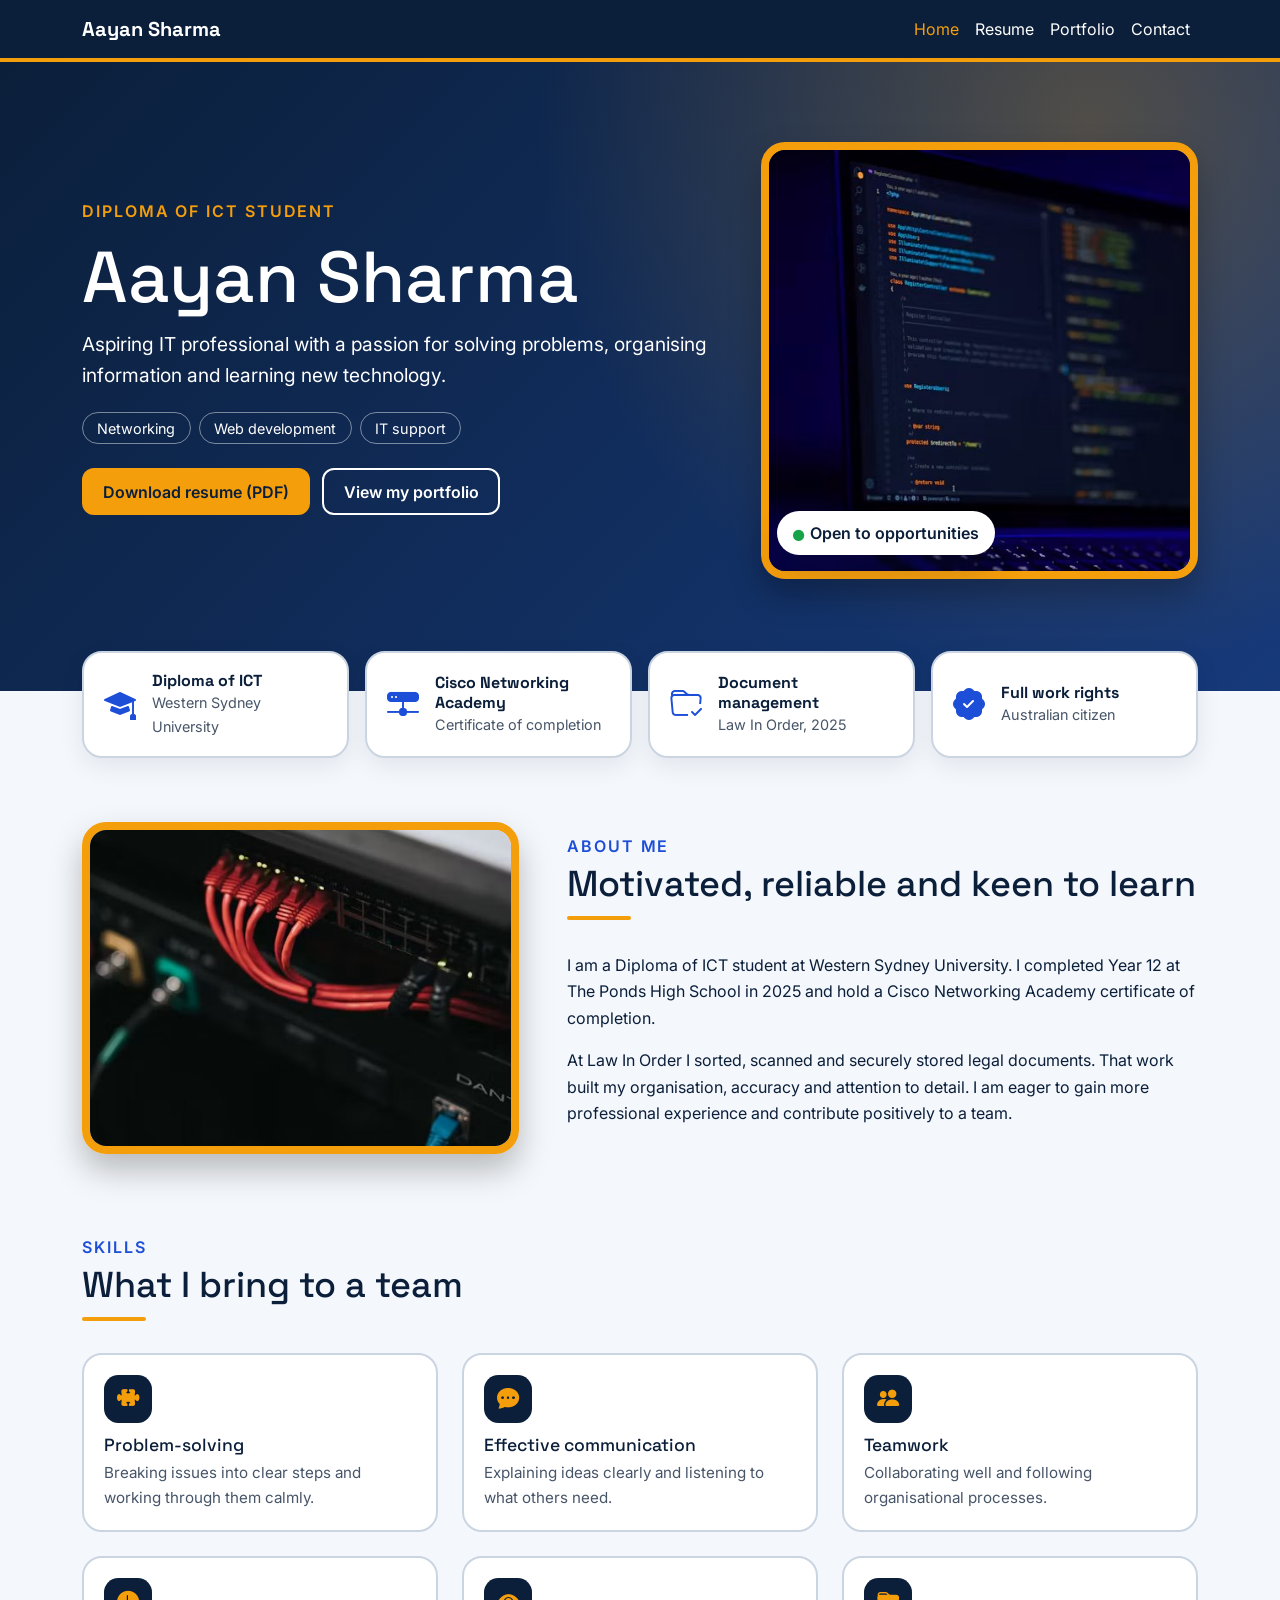
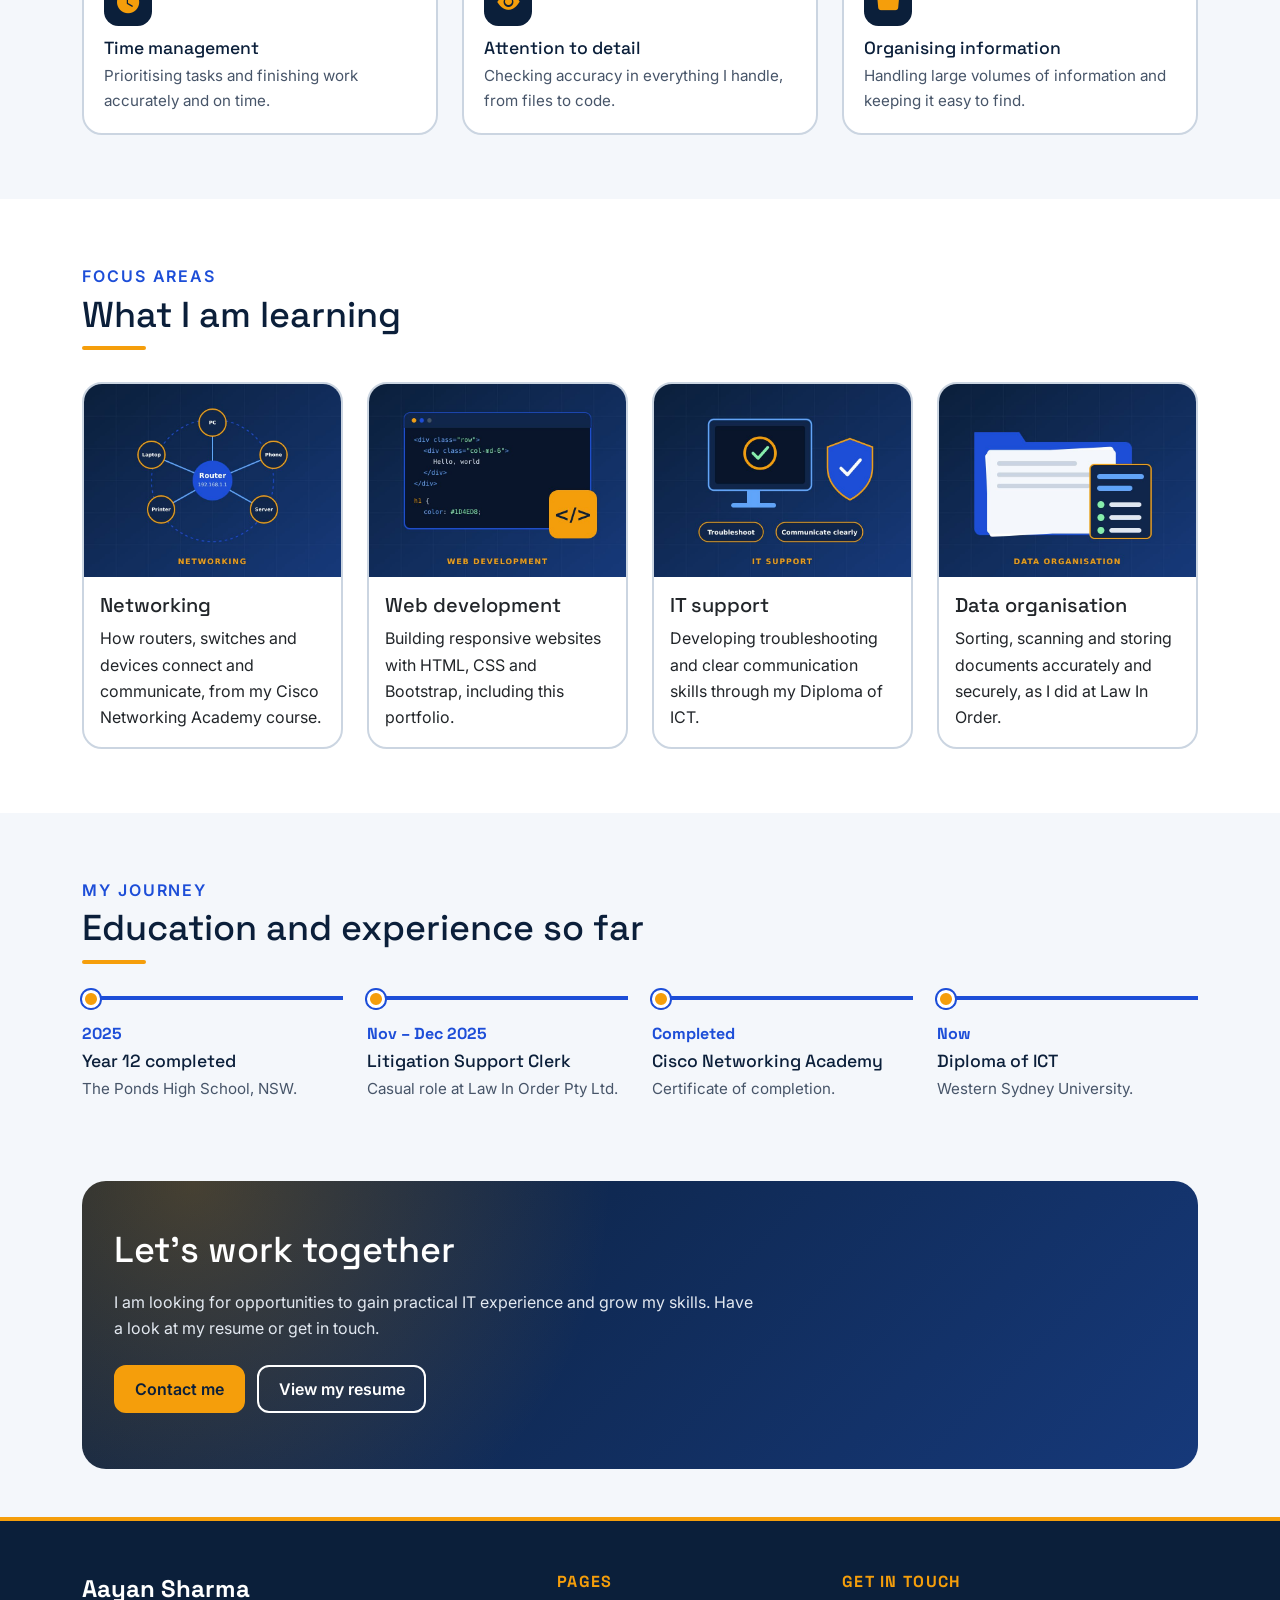
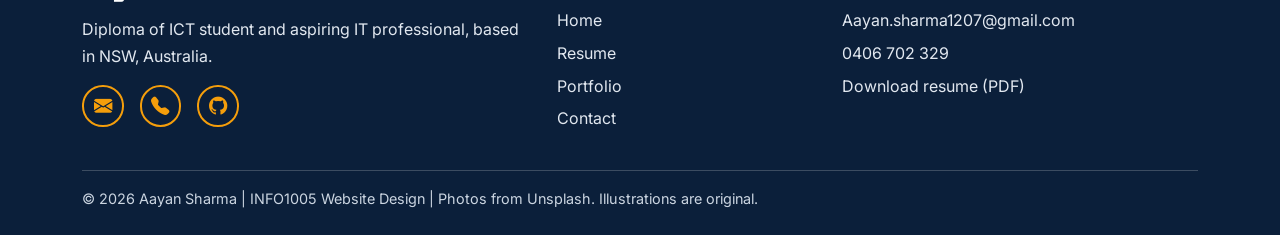
<file: index.html>
<!DOCTYPE html>
<!-- Aayan Sharma portfolio - INFO1005 Assessment 3 - Home page -->
<!-- Framework: Bootstrap 5.3 | Fonts: Space Grotesk (headings), Inter (body) -->
<html lang="en">
<head>
  <meta charset="utf-8">
  <meta name="viewport" content="width=device-width, initial-scale=1">
  <meta name="description" content="Aayan Sharma - Diploma of ICT student and aspiring IT professional. Resume, portfolio and contact details.">
  <meta name="author" content="Aayan Sharma">

  <!-- Google Fonts: Space Grotesk for headings, Inter for body text -->
  <link rel="preconnect" href="https://fonts.googleapis.com">
  <link rel="preconnect" href="https://fonts.gstatic.com" crossorigin>
  <link href="https://fonts.googleapis.com/css2?family=Inter:wght@400;600&family=Space+Grotesk:wght@500;700&display=swap" rel="stylesheet">

  <!-- Favicons -->
  <link rel="apple-touch-icon" sizes="180x180" href="favicon/apple-touch-icon.png">
  <link rel="icon" type="image/png" sizes="32x32" href="favicon/favicon-32x32.png">
  <link rel="icon" type="image/png" sizes="16x16" href="favicon/favicon-16x16.png">
  <link rel="shortcut icon" href="favicon/favicon.ico">
  <link rel="manifest" href="favicon/site.webmanifest">

  <!-- Bootstrap 5.3 -->
  <link href="https://cdn.jsdelivr.net/npm/bootstrap@5.3.8/dist/css/bootstrap.min.css" rel="stylesheet">

  <!-- Bootstrap Icons (social, contact and feature icons) -->
  <link href="https://cdn.jsdelivr.net/npm/bootstrap-icons@1.11.3/font/bootstrap-icons.min.css" rel="stylesheet">

  <!-- Custom CSS comes AFTER Bootstrap so it can override it -->
  <link href="css/custom.css" rel="stylesheet">

  <title>Aayan Sharma | Aspiring IT Professional</title>
</head>

<body>

  <!-- ===== NAVIGATION (same on every page) ===== -->
  <nav id="mainNav" class="navbar navbar-expand-lg sticky-top" aria-label="Main navigation">
    <div class="container">
      <a class="navbar-brand" href="index.html">Aayan Sharma</a>

      <button class="navbar-toggler" type="button"
              data-bs-toggle="collapse"
              data-bs-target="#portfolioNavbar"
              aria-controls="portfolioNavbar"
              aria-expanded="false"
              aria-label="Toggle navigation">
        <span class="navbar-toggler-icon"></span>
      </button>

      <div class="collapse navbar-collapse" id="portfolioNavbar">
        <ul class="navbar-nav ms-auto">
          <li class="nav-item"><a class="nav-link active" href="index.html" aria-current="page">Home</a></li>
          <li class="nav-item"><a class="nav-link" href="resume.html">Resume</a></li>
          <li class="nav-item"><a class="nav-link" href="portfolio.html">Portfolio</a></li>
          <li class="nav-item"><a class="nav-link" href="contact.html">Contact</a></li>
        </ul>
      </div>
    </div>
  </nav>

  <!-- ===== HERO: name, short intro, tags and call-to-action buttons ===== -->
  <header id="top" class="hero">
    <div class="container">
      <div class="row align-items-center g-5">
        <div class="col-12 col-lg-7">
          <p class="eyebrow">Diploma of ICT student</p>
          <h1>Aayan Sharma</h1>
          <p class="lead-intro">Aspiring IT professional with a passion for solving problems, organising information and learning new technology.</p>
          <ul class="hero-tags list-unstyled">
            <li>Networking</li>
            <li>Web development</li>
            <li>IT support</li>
          </ul>
          <a class="btn custom-btn me-2 mb-2" href="pdf/aayan-sharma-resume.pdf" target="_blank" rel="noopener">Download resume (PDF)</a>
          <a class="btn custom-btn-secondary mb-2" href="portfolio.html">View my portfolio</a>
        </div>

        <div class="col-12 col-lg-5">
          <div class="hero-figure">
            <!-- Image: img/hero-it-workspace.jpg (Unsplash, square, 500 x 500) -->
            <img class="img-fluid hero-portrait" src="img/hero-it-workspace.jpg" width="500" height="500" alt="Laptop screen showing code in a dark editor">
            <p class="hero-badge mb-0"><i class="bi bi-circle-fill" aria-hidden="true"></i>Open to opportunities</p>
          </div>
        </div>
      </div>
    </div>
  </header>

  <!-- ===== MAIN CONTENT ===== -->
  <main>

    <!-- Highlights strip: four quick facts, overlapping the hero -->
    <section class="feature-strip" aria-label="Highlights">
      <div class="container">
        <div class="row g-3">
          <div class="col-12 col-sm-6 col-lg-3">
            <div class="feature-card">
              <i class="bi bi-mortarboard-fill" aria-hidden="true"></i>
              <div><strong>Diploma of ICT</strong><span>Western Sydney University</span></div>
            </div>
          </div>
          <div class="col-12 col-sm-6 col-lg-3">
            <div class="feature-card">
              <i class="bi bi-hdd-network-fill" aria-hidden="true"></i>
              <div><strong>Cisco Networking Academy</strong><span>Certificate of completion</span></div>
            </div>
          </div>
          <div class="col-12 col-sm-6 col-lg-3">
            <div class="feature-card">
              <i class="bi bi-folder-check" aria-hidden="true"></i>
              <div><strong>Document management</strong><span>Law In Order, 2025</span></div>
            </div>
          </div>
          <div class="col-12 col-sm-6 col-lg-3">
            <div class="feature-card">
              <i class="bi bi-patch-check-fill" aria-hidden="true"></i>
              <div><strong>Full work rights</strong><span>Australian citizen</span></div>
            </div>
          </div>
        </div>
      </div>
    </section>

    <!-- About me: photo and summary -->
    <section id="about" class="section">
      <div class="container">
        <div class="row align-items-center g-5">
          <div class="col-12 col-lg-5 reveal">
            <!-- Image: img/about-networking.jpg (Unsplash, 500 x 375) -->
            <img class="img-fluid profile-img" src="img/about-networking.jpg" width="500" height="375" alt="Red network patch cables plugged into a rack switch">
          </div>
          <div class="col-12 col-lg-7 reveal">
            <div class="section-heading">
              <p class="section-label">About me</p>
              <h2>Motivated, reliable and keen to learn</h2>
            </div>
            <p>I am a Diploma of ICT student at Western Sydney University. I completed Year 12 at The Ponds High School in 2025 and hold a Cisco Networking Academy certificate of completion.</p>
            <p>At Law In Order I sorted, scanned and securely stored legal documents. That work built my organisation, accuracy and attention to detail. I am eager to gain more professional experience and contribute positively to a team.</p>
          </div>
        </div>
      </div>
    </section>

    <!-- Skills: icon tiles -->
    <section id="skills" class="section">
      <div class="container">
        <div class="section-heading reveal">
          <p class="section-label">Skills</p>
          <h2>What I bring to a team</h2>
        </div>
        <div class="row row-cols-1 row-cols-sm-2 row-cols-lg-3 g-4">
          <div class="col reveal">
            <div class="skill-tile">
              <i class="bi bi-puzzle-fill" aria-hidden="true"></i>
              <h3>Problem-solving</h3>
              <p>Breaking issues into clear steps and working through them calmly.</p>
            </div>
          </div>
          <div class="col reveal">
            <div class="skill-tile">
              <i class="bi bi-chat-dots-fill" aria-hidden="true"></i>
              <h3>Effective communication</h3>
              <p>Explaining ideas clearly and listening to what others need.</p>
            </div>
          </div>
          <div class="col reveal">
            <div class="skill-tile">
              <i class="bi bi-people-fill" aria-hidden="true"></i>
              <h3>Teamwork</h3>
              <p>Collaborating well and following organisational processes.</p>
            </div>
          </div>
          <div class="col reveal">
            <div class="skill-tile">
              <i class="bi bi-clock-fill" aria-hidden="true"></i>
              <h3>Time management</h3>
              <p>Prioritising tasks and finishing work accurately and on time.</p>
            </div>
          </div>
          <div class="col reveal">
            <div class="skill-tile">
              <i class="bi bi-eye-fill" aria-hidden="true"></i>
              <h3>Attention to detail</h3>
              <p>Checking accuracy in everything I handle, from files to code.</p>
            </div>
          </div>
          <div class="col reveal">
            <div class="skill-tile">
              <i class="bi bi-folder-fill" aria-hidden="true"></i>
              <h3>Organising information</h3>
              <p>Handling large volumes of information and keeping it easy to find.</p>
            </div>
          </div>
        </div>
      </div>
    </section>

    <!-- Focus areas: image cards -->
    <section id="focus" class="section-alt">
      <div class="container">
        <div class="section-heading reveal">
          <p class="section-label">Focus areas</p>
          <h2>What I am learning</h2>
        </div>
        <div class="row row-cols-1 row-cols-md-2 row-cols-xl-4 g-4">
          <div class="col reveal">
            <div class="card h-100 portfolio-card">
              <img src="img/focus-networking.jpg" class="card-img-top" width="800" height="600" alt="Diagram of a router connected to a PC, laptop, printer, phone and server">
              <div class="card-body">
                <h3 class="card-title">Networking</h3>
                <p class="card-text">How routers, switches and devices connect and communicate, from my Cisco Networking Academy course.</p>
              </div>
            </div>
          </div>
          <div class="col reveal">
            <div class="card h-100 portfolio-card">
              <img src="img/focus-web-development.jpg" class="card-img-top" width="800" height="600" alt="Code editor showing HTML and CSS with a code symbol badge">
              <div class="card-body">
                <h3 class="card-title">Web development</h3>
                <p class="card-text">Building responsive websites with HTML, CSS and Bootstrap, including this portfolio.</p>
              </div>
            </div>
          </div>
          <div class="col reveal">
            <div class="card h-100 portfolio-card">
              <img src="img/focus-it-support.jpg" class="card-img-top" width="800" height="600" alt="Computer monitor with a tick and a security shield">
              <div class="card-body">
                <h3 class="card-title">IT support</h3>
                <p class="card-text">Developing troubleshooting and clear communication skills through my Diploma of ICT.</p>
              </div>
            </div>
          </div>
          <div class="col reveal">
            <div class="card h-100 portfolio-card">
              <img src="img/focus-data-organisation.jpg" class="card-img-top" width="800" height="600" alt="Folder containing documents with a checklist card">
              <div class="card-body">
                <h3 class="card-title">Data organisation</h3>
                <p class="card-text">Sorting, scanning and storing documents accurately and securely, as I did at Law In Order.</p>
              </div>
            </div>
          </div>
        </div>
      </div>
    </section>

    <!-- Journey: timeline -->
    <section id="journey" class="section">
      <div class="container">
        <div class="section-heading reveal">
          <p class="section-label">My journey</p>
          <h2>Education and experience so far</h2>
        </div>
        <ol class="journey reveal">
          <li>
            <span class="when">2025</span>
            <h3>Year 12 completed</h3>
            <p>The Ponds High School, NSW.</p>
          </li>
          <li>
            <span class="when">Nov – Dec 2025</span>
            <h3>Litigation Support Clerk</h3>
            <p>Casual role at Law In Order Pty Ltd.</p>
          </li>
          <li>
            <span class="when">Completed</span>
            <h3>Cisco Networking Academy</h3>
            <p>Certificate of completion.</p>
          </li>
          <li>
            <span class="when">Now</span>
            <h3>Diploma of ICT</h3>
            <p>Western Sydney University.</p>
          </li>
        </ol>
      </div>
    </section>

    <!-- Call to action -->
    <section id="connect" class="section pb-5">
      <div class="container">
        <div class="cta-banner reveal">
          <h2>Let's work together</h2>
          <p>I am looking for opportunities to gain practical IT experience and grow my skills. Have a look at my resume or get in touch.</p>
          <a class="btn custom-btn me-2 mb-2" href="contact.html">Contact me</a>
          <a class="btn custom-btn-secondary mb-2" href="resume.html">View my resume</a>
        </div>
      </div>
    </section>

  </main>

  <!-- ===== BACK TO TOP BUTTON ===== -->
  <button type="button" id="backToTop" class="back-to-top" aria-label="Back to top"><i class="bi bi-arrow-up" aria-hidden="true"></i></button>

  <!-- ===== FOOTER (same on every page) ===== -->
  <footer class="site-footer">
    <div class="container">
      <div class="row g-4">
        <div class="col-12 col-md-5">
          <p class="footer-brand">Aayan Sharma</p>
          <p>Diploma of ICT student and aspiring IT professional, based in NSW, Australia.</p>
          <ul class="social-links list-unstyled d-flex gap-3 mb-0">
            <li><a href="mailto:Aayan.sharma1207@gmail.com" aria-label="Email Aayan"><i class="bi bi-envelope-fill"></i></a></li>
            <li><a href="tel:0406702329" aria-label="Call Aayan"><i class="bi bi-telephone-fill"></i></a></li>
            <li><a href="https://github.com/aayanz675" target="_blank" rel="noopener" aria-label="Aayan on GitHub"><i class="bi bi-github"></i></a></li>
          </ul>
        </div>
        <div class="col-6 col-md-3">
          <p class="footer-title">Pages</p>
          <ul class="footer-links">
            <li><a href="index.html">Home</a></li>
            <li><a href="resume.html">Resume</a></li>
            <li><a href="portfolio.html">Portfolio</a></li>
            <li><a href="contact.html">Contact</a></li>
          </ul>
        </div>
        <div class="col-6 col-md-4">
          <p class="footer-title">Get in touch</p>
          <ul class="footer-links">
            <li><a href="mailto:Aayan.sharma1207@gmail.com">Aayan.sharma1207@gmail.com</a></li>
            <li><a href="tel:0406702329">0406 702 329</a></li>
            <li><a href="pdf/aayan-sharma-resume.pdf" download>Download resume (PDF)</a></li>
          </ul>
        </div>
      </div>
      <p class="footer-note">&copy; 2026 Aayan Sharma | INFO1005 Website Design | Photos from Unsplash. Illustrations are original.</p>
    </div>
  </footer>

  <!-- Bootstrap JavaScript powers the navbar toggle -->
  <script src="https://cdn.jsdelivr.net/npm/bootstrap@5.3.8/dist/js/bootstrap.bundle.min.js"></script>
  <!-- Shared script: fade-in on scroll and back-to-top button -->
  <script src="js/main.js"></script>
</body>
</html>
</file>
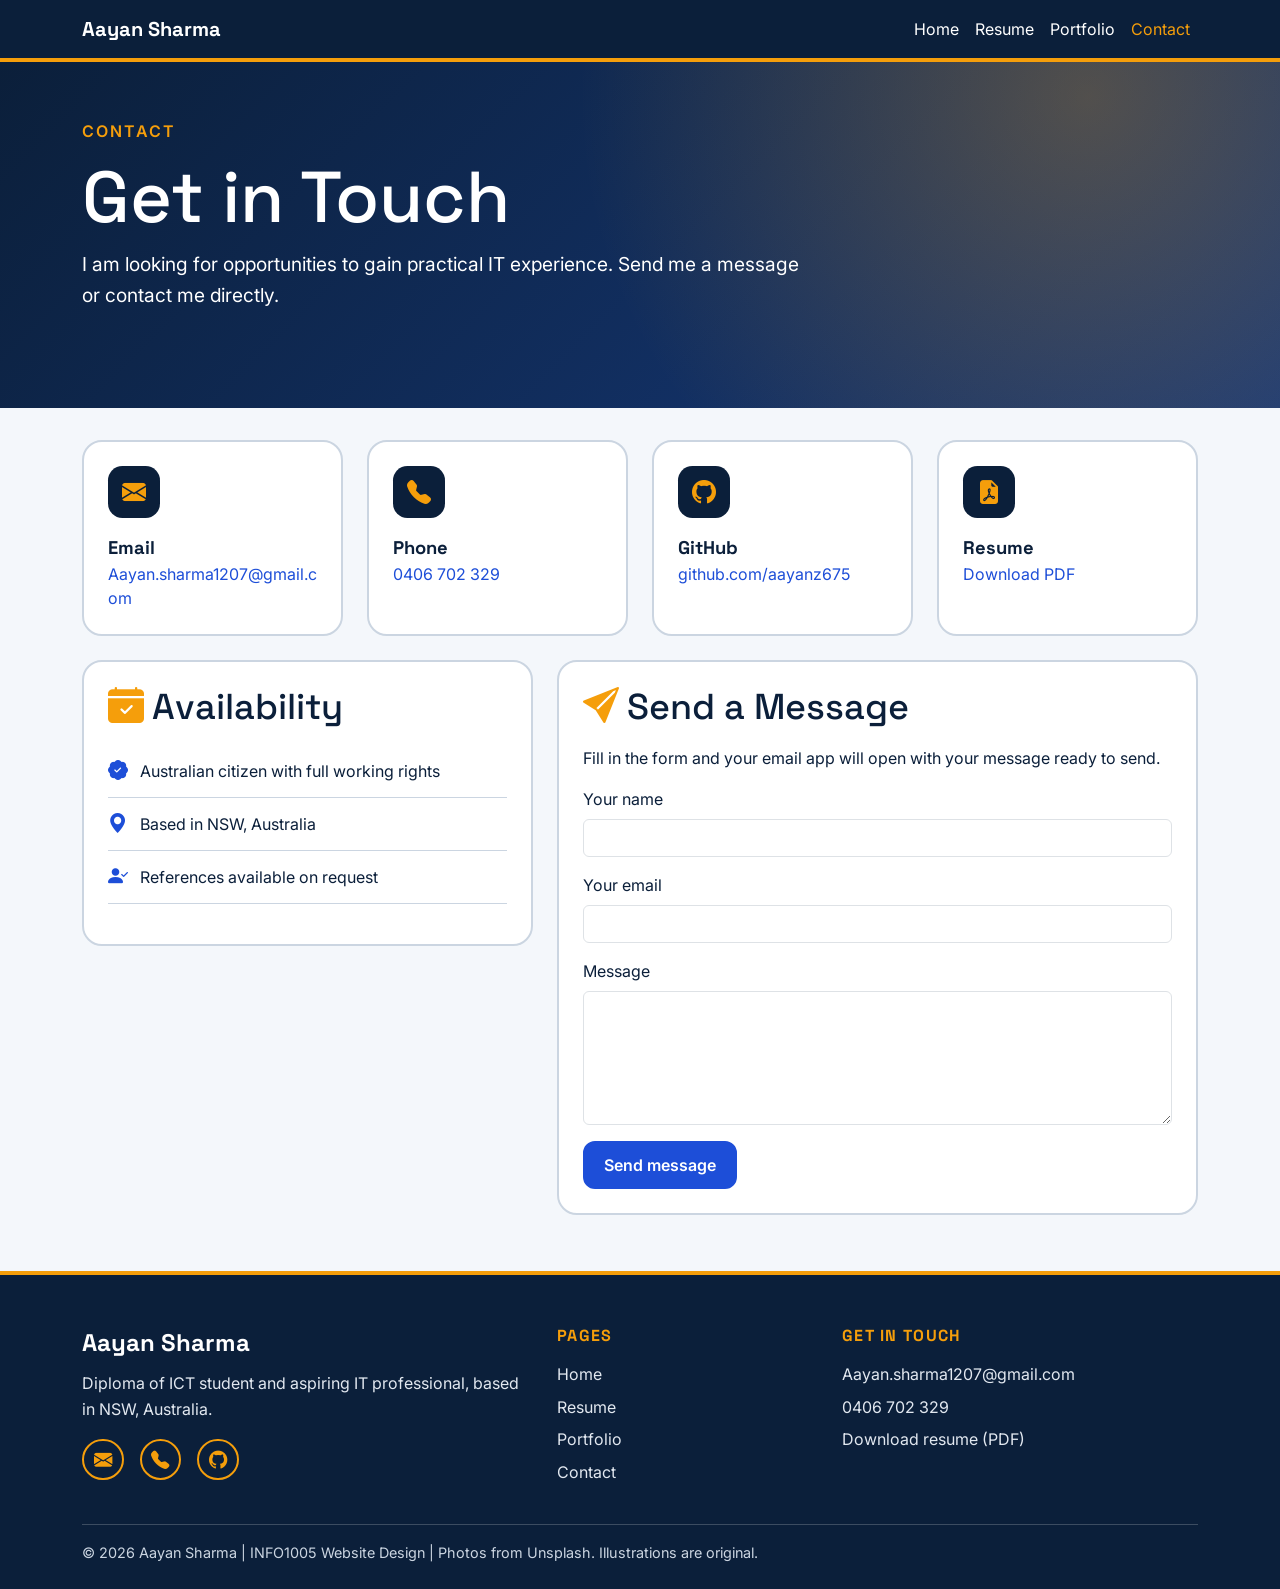
<file: contact.html>
<!DOCTYPE html>
<!-- Aayan Sharma portfolio - INFO1005 Assessment 3 - Contact page -->
<!-- Framework: Bootstrap 5.3 | Fonts: Space Grotesk (headings), Inter (body) -->
<html lang="en">
<head>
  <meta charset="utf-8">
  <meta name="viewport" content="width=device-width, initial-scale=1">
  <meta name="description" content="Contact Aayan Sharma by email, phone or GitHub, or send a message using the contact form.">
  <meta name="author" content="Aayan Sharma">

  <!-- Google Fonts: Space Grotesk for headings, Inter for body text -->
  <link rel="preconnect" href="https://fonts.googleapis.com">
  <link rel="preconnect" href="https://fonts.gstatic.com" crossorigin>
  <link href="https://fonts.googleapis.com/css2?family=Inter:wght@400;600&family=Space+Grotesk:wght@500;700&display=swap" rel="stylesheet">

  <!-- Favicons -->
  <link rel="apple-touch-icon" sizes="180x180" href="favicon/apple-touch-icon.png">
  <link rel="icon" type="image/png" sizes="32x32" href="favicon/favicon-32x32.png">
  <link rel="icon" type="image/png" sizes="16x16" href="favicon/favicon-16x16.png">
  <link rel="shortcut icon" href="favicon/favicon.ico">
  <link rel="manifest" href="favicon/site.webmanifest">

  <!-- Bootstrap 5.3 -->
  <link href="https://cdn.jsdelivr.net/npm/bootstrap@5.3.8/dist/css/bootstrap.min.css" rel="stylesheet">

  <!-- Bootstrap Icons (social, contact and feature icons) -->
  <link href="https://cdn.jsdelivr.net/npm/bootstrap-icons@1.11.3/font/bootstrap-icons.min.css" rel="stylesheet">

  <!-- Custom CSS comes AFTER Bootstrap so it can override it -->
  <link href="css/custom.css" rel="stylesheet">

  <title>Contact | Aayan Sharma</title>
</head>

<body>

  <!-- ===== NAVIGATION (same on every page) ===== -->
  <nav id="mainNav" class="navbar navbar-expand-lg sticky-top" aria-label="Main navigation">
    <div class="container">
      <a class="navbar-brand" href="index.html">Aayan Sharma</a>

      <button class="navbar-toggler" type="button"
              data-bs-toggle="collapse"
              data-bs-target="#portfolioNavbar"
              aria-controls="portfolioNavbar"
              aria-expanded="false"
              aria-label="Toggle navigation">
        <span class="navbar-toggler-icon"></span>
      </button>

      <div class="collapse navbar-collapse" id="portfolioNavbar">
        <ul class="navbar-nav ms-auto">
          <li class="nav-item"><a class="nav-link" href="index.html">Home</a></li>
          <li class="nav-item"><a class="nav-link" href="resume.html">Resume</a></li>
          <li class="nav-item"><a class="nav-link" href="portfolio.html">Portfolio</a></li>
          <li class="nav-item"><a class="nav-link active" href="contact.html" aria-current="page">Contact</a></li>
        </ul>
      </div>
    </div>
  </nav>

  <!-- ===== PAGE HEADER ===== -->
  <header id="top" class="hero hero-page">
    <div class="container">
      <p class="eyebrow">Contact</p>
      <h1>Get in Touch</h1>
      <p class="lead-intro">I am looking for opportunities to gain practical IT experience. Send me a message or contact me directly.</p>
    </div>
  </header>

  <!-- ===== MAIN CONTENT ===== -->
  <main class="container site-content">

    <!-- Contact tiles: email, phone, GitHub, resume -->
    <section id="details" aria-label="Contact details" class="mb-4">
      <div class="row row-cols-1 row-cols-sm-2 row-cols-lg-4 g-4">
        <div class="col reveal">
          <a class="contact-tile" href="mailto:Aayan.sharma1207@gmail.com">
            <i class="bi bi-envelope-fill" aria-hidden="true"></i>
            <strong>Email</strong>
            <span>Aayan.sharma1207@gmail.com</span>
          </a>
        </div>
        <div class="col reveal">
          <a class="contact-tile" href="tel:0406702329">
            <i class="bi bi-telephone-fill" aria-hidden="true"></i>
            <strong>Phone</strong>
            <span>0406 702 329</span>
          </a>
        </div>
        <div class="col reveal">
          <a class="contact-tile" href="https://github.com/aayanz675" target="_blank" rel="noopener">
            <i class="bi bi-github" aria-hidden="true"></i>
            <strong>GitHub</strong>
            <span>github.com/aayanz675</span>
          </a>
        </div>
        <div class="col reveal">
          <a class="contact-tile" href="pdf/aayan-sharma-resume.pdf" download>
            <i class="bi bi-file-earmark-pdf-fill" aria-hidden="true"></i>
            <strong>Resume</strong>
            <span>Download PDF</span>
          </a>
        </div>
      </div>
    </section>

    <div class="row g-4">

      <!-- Left column: extra information -->
      <aside class="col-12 col-lg-5">
        <section id="availability" class="content-panel reveal">
          <h2><i class="bi bi-calendar-check-fill" aria-hidden="true"></i>Availability</h2>
          <ul class="contact-list list-unstyled">
            <li><i class="bi bi-patch-check-fill" aria-hidden="true"></i>Australian citizen with full working rights</li>
            <li><i class="bi bi-geo-alt-fill" aria-hidden="true"></i>Based in NSW, Australia</li>
            <li><i class="bi bi-person-check-fill" aria-hidden="true"></i>References available on request</li>
          </ul>
        </section>
      </aside>

      <!-- Right column: contact form -->
      <div class="col-12 col-lg-7">
        <section id="form" class="content-panel reveal">
          <h2><i class="bi bi-send-fill" aria-hidden="true"></i>Send a Message</h2>
          <p>Fill in the form and your email app will open with your message ready to send.</p>

          <form id="contactForm" class="needs-validation" novalidate>
            <div class="mb-3">
              <label for="name" class="form-label">Your name</label>
              <input type="text" class="form-control" id="name" name="name" autocomplete="name" required>
              <div class="invalid-feedback">Please enter your name.</div>
            </div>

            <div class="mb-3">
              <label for="email" class="form-label">Your email</label>
              <input type="email" class="form-control" id="email" name="email" autocomplete="email" required>
              <div class="invalid-feedback">Please enter a valid email address.</div>
            </div>

            <div class="mb-3">
              <label for="message" class="form-label">Message</label>
              <textarea class="form-control" id="message" name="message" rows="5" required></textarea>
              <div class="invalid-feedback">Please write a message.</div>
            </div>

            <button type="submit" class="btn custom-btn">Send message</button>
          </form>
        </section>
      </div>

    </div>
  </main>

  <!-- ===== BACK TO TOP BUTTON ===== -->
  <button type="button" id="backToTop" class="back-to-top" aria-label="Back to top"><i class="bi bi-arrow-up" aria-hidden="true"></i></button>

  <!-- ===== FOOTER (same on every page) ===== -->
  <footer class="site-footer">
    <div class="container">
      <div class="row g-4">
        <div class="col-12 col-md-5">
          <p class="footer-brand">Aayan Sharma</p>
          <p>Diploma of ICT student and aspiring IT professional, based in NSW, Australia.</p>
          <ul class="social-links list-unstyled d-flex gap-3 mb-0">
            <li><a href="mailto:Aayan.sharma1207@gmail.com" aria-label="Email Aayan"><i class="bi bi-envelope-fill"></i></a></li>
            <li><a href="tel:0406702329" aria-label="Call Aayan"><i class="bi bi-telephone-fill"></i></a></li>
            <li><a href="https://github.com/aayanz675" target="_blank" rel="noopener" aria-label="Aayan on GitHub"><i class="bi bi-github"></i></a></li>
          </ul>
        </div>
        <div class="col-6 col-md-3">
          <p class="footer-title">Pages</p>
          <ul class="footer-links">
            <li><a href="index.html">Home</a></li>
            <li><a href="resume.html">Resume</a></li>
            <li><a href="portfolio.html">Portfolio</a></li>
            <li><a href="contact.html">Contact</a></li>
          </ul>
        </div>
        <div class="col-6 col-md-4">
          <p class="footer-title">Get in touch</p>
          <ul class="footer-links">
            <li><a href="mailto:Aayan.sharma1207@gmail.com">Aayan.sharma1207@gmail.com</a></li>
            <li><a href="tel:0406702329">0406 702 329</a></li>
            <li><a href="pdf/aayan-sharma-resume.pdf" download>Download resume (PDF)</a></li>
          </ul>
        </div>
      </div>
      <p class="footer-note">&copy; 2026 Aayan Sharma | INFO1005 Website Design | Photos from Unsplash. Illustrations are original.</p>
    </div>
  </footer>

  <!-- Bootstrap JavaScript powers the navbar toggle -->
  <script src="https://cdn.jsdelivr.net/npm/bootstrap@5.3.8/dist/js/bootstrap.bundle.min.js"></script>
  <!-- Shared script: fade-in on scroll and back-to-top button -->
  <script src="js/main.js"></script>

  <!-- Contact form: checks the fields, then opens the visitor's email app with the message filled in -->
  <script>
    var form = document.getElementById('contactForm');
    form.addEventListener('submit', function (event) {
      event.preventDefault();
      if (!form.checkValidity()) {
        form.classList.add('was-validated');
        return;
      }
      var name = document.getElementById('name').value;
      var email = document.getElementById('email').value;
      var message = document.getElementById('message').value;
      var subject = 'Message from ' + name + ' via your portfolio';
      var body = message + '\n\nFrom: ' + name + ' (' + email + ')';
      window.location.href = 'mailto:Aayan.sharma1207@gmail.com?subject=' +
        encodeURIComponent(subject) + '&body=' + encodeURIComponent(body);
    });
  </script>
</body>
</html>
</file>
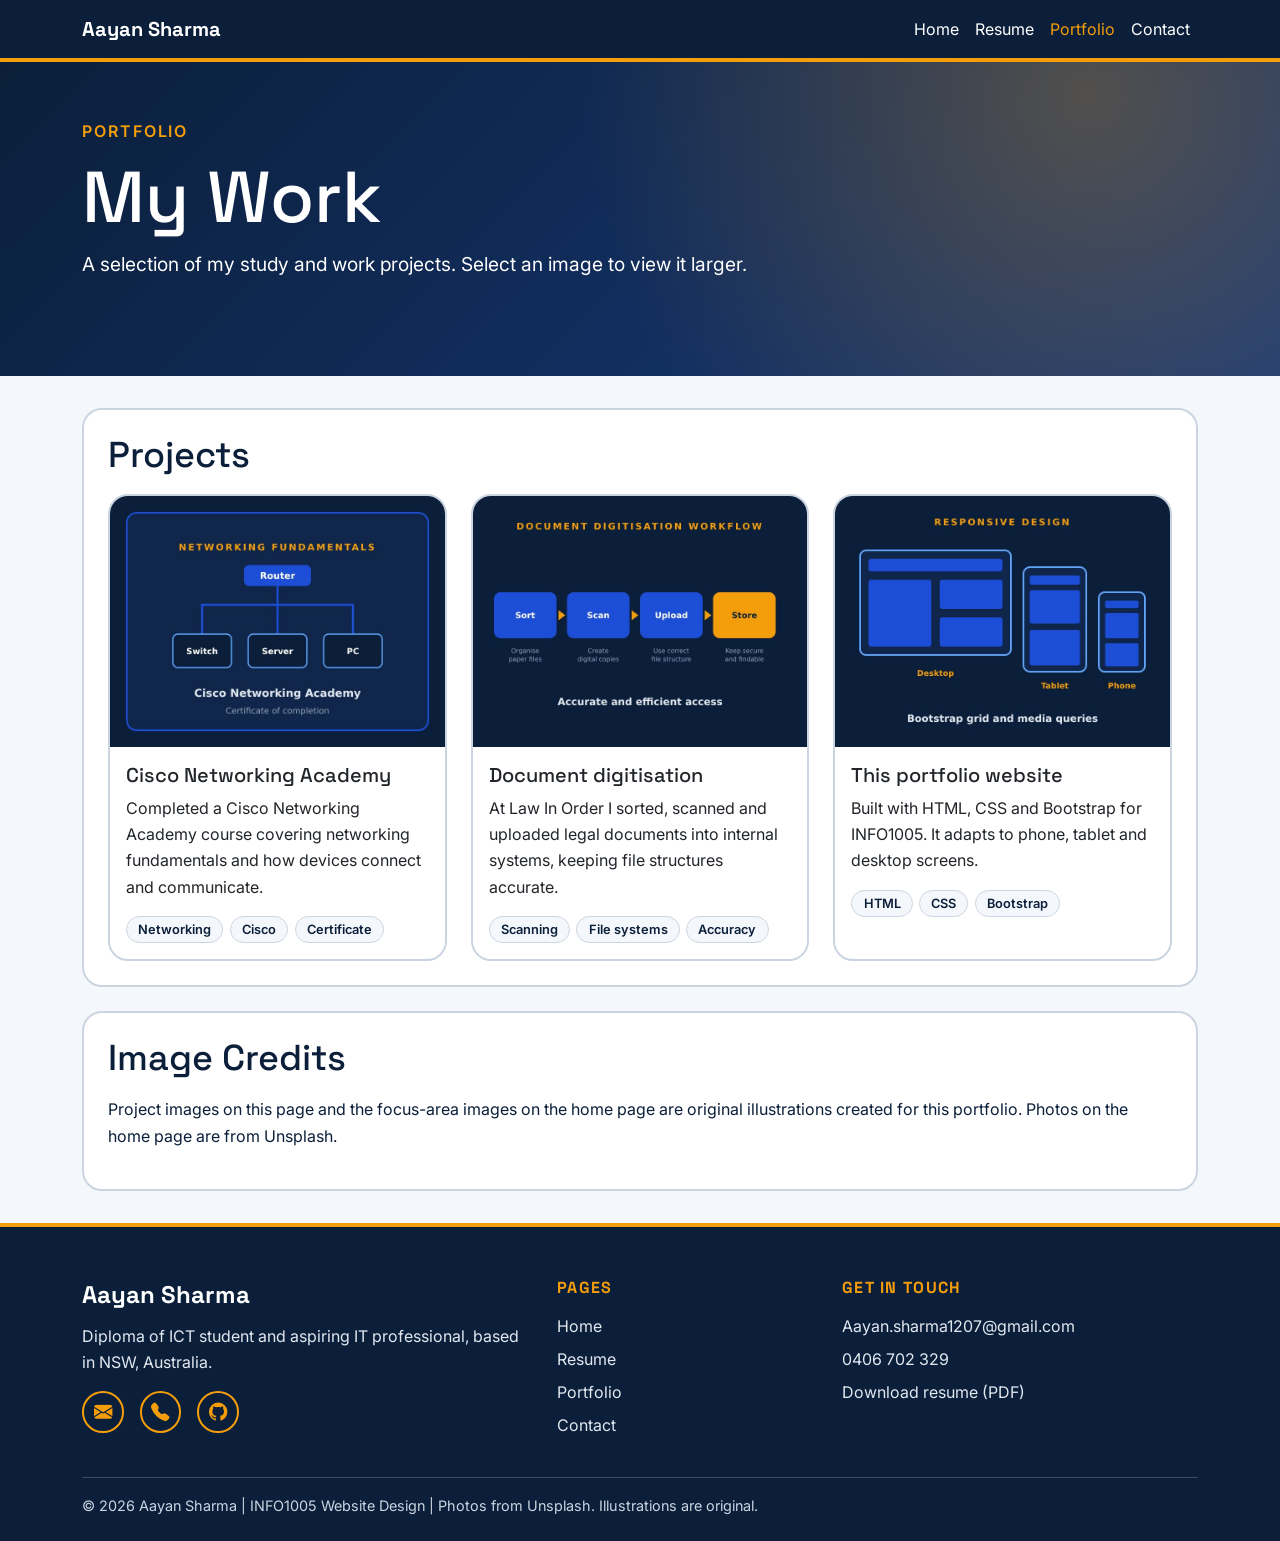
<file: portfolio.html>
<!DOCTYPE html>
<!-- Aayan Sharma portfolio - INFO1005 Assessment 3 - Portfolio page -->
<!-- Framework: Bootstrap 5.3 | Fonts: Space Grotesk (headings), Inter (body) -->
<html lang="en">
<head>
  <meta charset="utf-8">
  <meta name="viewport" content="width=device-width, initial-scale=1">
  <meta name="description" content="Portfolio of Aayan Sharma - study and work projects in IT, networking and web design.">
  <meta name="author" content="Aayan Sharma">

  <!-- Google Fonts: Space Grotesk for headings, Inter for body text -->
  <link rel="preconnect" href="https://fonts.googleapis.com">
  <link rel="preconnect" href="https://fonts.gstatic.com" crossorigin>
  <link href="https://fonts.googleapis.com/css2?family=Inter:wght@400;600&family=Space+Grotesk:wght@500;700&display=swap" rel="stylesheet">

  <!-- Favicons -->
  <link rel="apple-touch-icon" sizes="180x180" href="favicon/apple-touch-icon.png">
  <link rel="icon" type="image/png" sizes="32x32" href="favicon/favicon-32x32.png">
  <link rel="icon" type="image/png" sizes="16x16" href="favicon/favicon-16x16.png">
  <link rel="shortcut icon" href="favicon/favicon.ico">
  <link rel="manifest" href="favicon/site.webmanifest">

  <!-- Bootstrap 5.3 -->
  <link href="https://cdn.jsdelivr.net/npm/bootstrap@5.3.8/dist/css/bootstrap.min.css" rel="stylesheet">

  <!-- Bootstrap Icons (social, contact and feature icons) -->
  <link href="https://cdn.jsdelivr.net/npm/bootstrap-icons@1.11.3/font/bootstrap-icons.min.css" rel="stylesheet">

  <!-- Custom CSS comes AFTER Bootstrap so it can override it -->
  <link href="css/custom.css" rel="stylesheet">

  <title>Portfolio | Aayan Sharma</title>
</head>

<body>

  <!-- ===== NAVIGATION (same on every page) ===== -->
  <nav id="mainNav" class="navbar navbar-expand-lg sticky-top" aria-label="Main navigation">
    <div class="container">
      <a class="navbar-brand" href="index.html">Aayan Sharma</a>

      <button class="navbar-toggler" type="button"
              data-bs-toggle="collapse"
              data-bs-target="#portfolioNavbar"
              aria-controls="portfolioNavbar"
              aria-expanded="false"
              aria-label="Toggle navigation">
        <span class="navbar-toggler-icon"></span>
      </button>

      <div class="collapse navbar-collapse" id="portfolioNavbar">
        <ul class="navbar-nav ms-auto">
          <li class="nav-item"><a class="nav-link" href="index.html">Home</a></li>
          <li class="nav-item"><a class="nav-link" href="resume.html">Resume</a></li>
          <li class="nav-item"><a class="nav-link active" href="portfolio.html" aria-current="page">Portfolio</a></li>
          <li class="nav-item"><a class="nav-link" href="contact.html">Contact</a></li>
        </ul>
      </div>
    </div>
  </nav>

  <!-- ===== PAGE HEADER ===== -->
  <header id="top" class="hero hero-page">
    <div class="container">
      <p class="eyebrow">Portfolio</p>
      <h1>My Work</h1>
      <p class="lead-intro">A selection of my study and work projects. Select an image to view it larger.</p>
    </div>
  </header>

  <!-- ===== MAIN CONTENT ===== -->
  <main class="container site-content">

    <!-- Project cards: each image opens the lightbox (modal) below -->
    <section id="projects" class="content-panel">
      <h2>Projects</h2>

      <div class="row row-cols-1 row-cols-md-2 row-cols-xl-3 g-4">

        <div class="col reveal">
          <div class="card h-100 portfolio-card">
            <button type="button" class="lightbox-trigger"
                    data-bs-toggle="modal" data-bs-target="#lightboxModal"
                    data-img="img/portfolio-cisco-networking.jpg"
                    data-title="Cisco Networking Academy"
                    data-alt="Diagram of a router connected to a switch, a server and a PC">
              <img src="img/portfolio-cisco-networking.jpg" class="card-img-top" width="800" height="600"
                   alt="Diagram of a router connected to a switch, a server and a PC">
            </button>
            <div class="card-body">
              <h3 class="card-title">Cisco Networking Academy</h3>
              <p class="card-text">Completed a Cisco Networking Academy course covering networking fundamentals and how devices connect and communicate.</p>
              <ul class="tech-badges"><li>Networking</li><li>Cisco</li><li>Certificate</li></ul>
            </div>
          </div>
        </div>

        <div class="col reveal">
          <div class="card h-100 portfolio-card">
            <button type="button" class="lightbox-trigger"
                    data-bs-toggle="modal" data-bs-target="#lightboxModal"
                    data-img="img/portfolio-document-workflow.jpg"
                    data-title="Document digitisation workflow"
                    data-alt="Four-step workflow: sort, scan, upload and store documents">
              <img src="img/portfolio-document-workflow.jpg" class="card-img-top" width="800" height="600"
                   alt="Four-step workflow: sort, scan, upload and store documents">
            </button>
            <div class="card-body">
              <h3 class="card-title">Document digitisation</h3>
              <p class="card-text">At Law In Order I sorted, scanned and uploaded legal documents into internal systems, keeping file structures accurate.</p>
              <ul class="tech-badges"><li>Scanning</li><li>File systems</li><li>Accuracy</li></ul>
            </div>
          </div>
        </div>

        <div class="col reveal">
          <div class="card h-100 portfolio-card">
            <button type="button" class="lightbox-trigger"
                    data-bs-toggle="modal" data-bs-target="#lightboxModal"
                    data-img="img/portfolio-responsive-website.jpg"
                    data-title="Responsive portfolio website"
                    data-alt="Layouts for desktop, tablet and phone screens">
              <img src="img/portfolio-responsive-website.jpg" class="card-img-top" width="800" height="600"
                   alt="Layouts for desktop, tablet and phone screens">
            </button>
            <div class="card-body">
              <h3 class="card-title">This portfolio website</h3>
              <p class="card-text">Built with HTML, CSS and Bootstrap for INFO1005. It adapts to phone, tablet and desktop screens.</p>
              <ul class="tech-badges"><li>HTML</li><li>CSS</li><li>Bootstrap</li></ul>
            </div>
          </div>
        </div>

      </div>
    </section>

    <!-- Image credits -->
    <section id="credits" class="content-panel">
      <h2>Image Credits</h2>
      <p>Project images on this page and the focus-area images on the home page are original illustrations created for this portfolio. Photos on the home page are from Unsplash.</p>
    </section>

  </main>

  <!-- ===== LIGHTBOX (Bootstrap modal) ===== -->
  <div class="modal fade" id="lightboxModal" tabindex="-1" role="dialog" aria-labelledby="lightboxTitle" aria-hidden="true">
    <div class="modal-dialog modal-dialog-centered modal-lg">
      <div class="modal-content">
        <div class="modal-header">
          <h2 class="modal-title fs-4" id="lightboxTitle">Project image</h2>
          <button type="button" class="btn-close" data-bs-dismiss="modal" aria-label="Close"></button>
        </div>
        <div class="modal-body p-0">
          <img id="lightboxImg" class="img-fluid w-100" src="img/portfolio-cisco-networking.jpg" width="800" height="600" alt="">
        </div>
      </div>
    </div>
  </div>

  <!-- ===== BACK TO TOP BUTTON ===== -->
  <button type="button" id="backToTop" class="back-to-top" aria-label="Back to top"><i class="bi bi-arrow-up" aria-hidden="true"></i></button>

  <!-- ===== FOOTER (same on every page) ===== -->
  <footer class="site-footer">
    <div class="container">
      <div class="row g-4">
        <div class="col-12 col-md-5">
          <p class="footer-brand">Aayan Sharma</p>
          <p>Diploma of ICT student and aspiring IT professional, based in NSW, Australia.</p>
          <ul class="social-links list-unstyled d-flex gap-3 mb-0">
            <li><a href="mailto:Aayan.sharma1207@gmail.com" aria-label="Email Aayan"><i class="bi bi-envelope-fill"></i></a></li>
            <li><a href="tel:0406702329" aria-label="Call Aayan"><i class="bi bi-telephone-fill"></i></a></li>
            <li><a href="https://github.com/aayanz675" target="_blank" rel="noopener" aria-label="Aayan on GitHub"><i class="bi bi-github"></i></a></li>
          </ul>
        </div>
        <div class="col-6 col-md-3">
          <p class="footer-title">Pages</p>
          <ul class="footer-links">
            <li><a href="index.html">Home</a></li>
            <li><a href="resume.html">Resume</a></li>
            <li><a href="portfolio.html">Portfolio</a></li>
            <li><a href="contact.html">Contact</a></li>
          </ul>
        </div>
        <div class="col-6 col-md-4">
          <p class="footer-title">Get in touch</p>
          <ul class="footer-links">
            <li><a href="mailto:Aayan.sharma1207@gmail.com">Aayan.sharma1207@gmail.com</a></li>
            <li><a href="tel:0406702329">0406 702 329</a></li>
            <li><a href="pdf/aayan-sharma-resume.pdf" download>Download resume (PDF)</a></li>
          </ul>
        </div>
      </div>
      <p class="footer-note">&copy; 2026 Aayan Sharma | INFO1005 Website Design | Photos from Unsplash. Illustrations are original.</p>
    </div>
  </footer>

  <!-- Bootstrap JavaScript powers the navbar toggle and the lightbox modal -->
  <script src="https://cdn.jsdelivr.net/npm/bootstrap@5.3.8/dist/js/bootstrap.bundle.min.js"></script>
  <!-- Shared script: fade-in on scroll and back-to-top button -->
  <script src="js/main.js"></script>

  <!-- Lightbox script: copies the clicked card's image and title into the modal -->
  <script>
    var lightbox = document.getElementById('lightboxModal');
    lightbox.addEventListener('show.bs.modal', function (event) {
      var trigger = event.relatedTarget;
      document.getElementById('lightboxImg').src = trigger.getAttribute('data-img');
      document.getElementById('lightboxImg').alt = trigger.getAttribute('data-alt');
      document.getElementById('lightboxTitle').textContent = trigger.getAttribute('data-title');
    });
  </script>
</body>
</html>
</file>
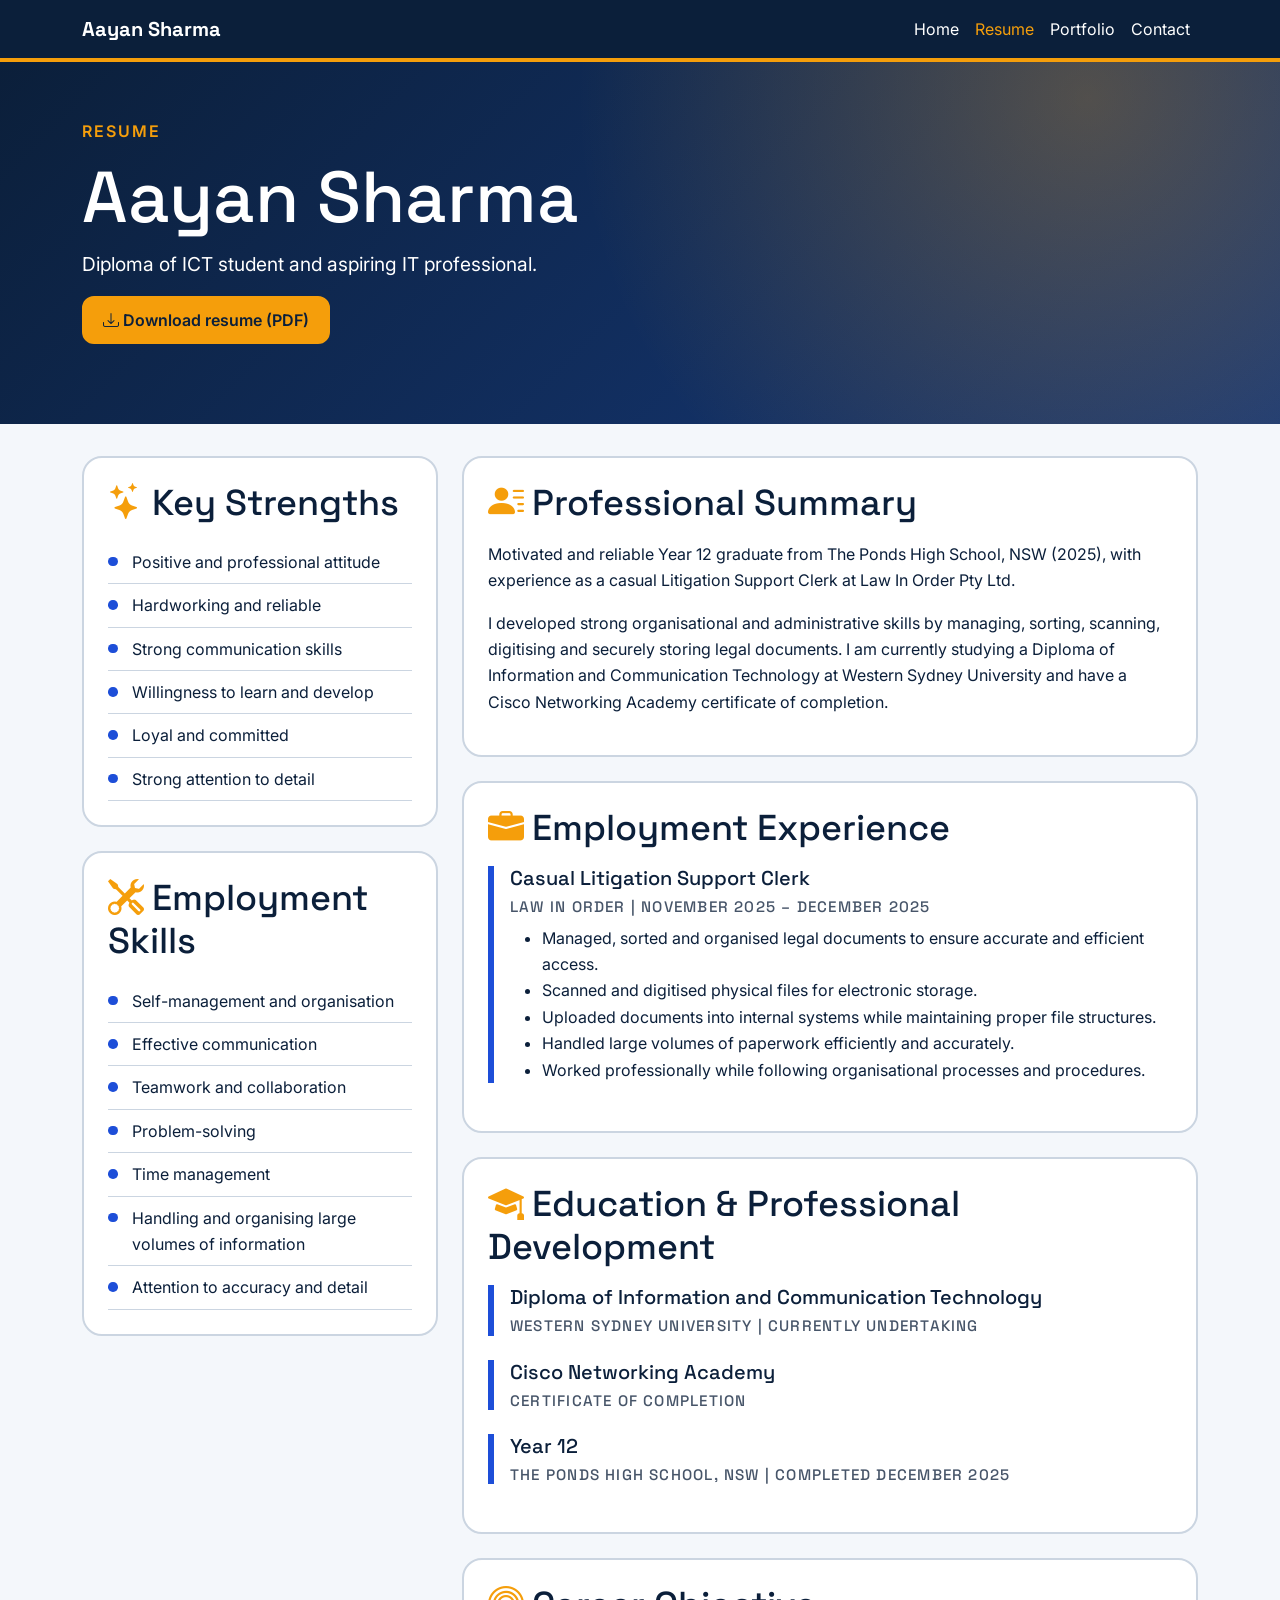
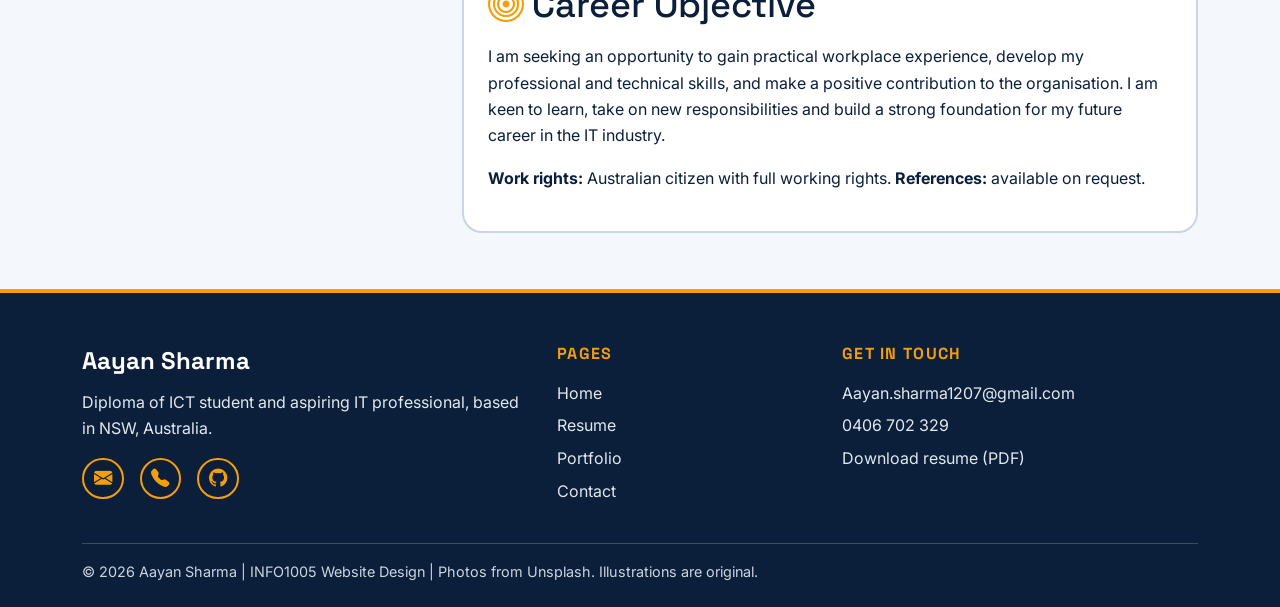
<file: resume.html>
<!DOCTYPE html>
<!-- Aayan Sharma portfolio - INFO1005 Assessment 3 - Resume page -->
<!-- Framework: Bootstrap 5.3 | Fonts: Space Grotesk (headings), Inter (body) -->
<html lang="en">
<head>
  <meta charset="utf-8">
  <meta name="viewport" content="width=device-width, initial-scale=1">
  <meta name="description" content="Resume of Aayan Sharma - education, employment experience, skills and strengths. Download the PDF version.">
  <meta name="author" content="Aayan Sharma">

  <!-- Google Fonts: Space Grotesk for headings, Inter for body text -->
  <link rel="preconnect" href="https://fonts.googleapis.com">
  <link rel="preconnect" href="https://fonts.gstatic.com" crossorigin>
  <link href="https://fonts.googleapis.com/css2?family=Inter:wght@400;600&family=Space+Grotesk:wght@500;700&display=swap" rel="stylesheet">

  <!-- Favicons -->
  <link rel="apple-touch-icon" sizes="180x180" href="favicon/apple-touch-icon.png">
  <link rel="icon" type="image/png" sizes="32x32" href="favicon/favicon-32x32.png">
  <link rel="icon" type="image/png" sizes="16x16" href="favicon/favicon-16x16.png">
  <link rel="shortcut icon" href="favicon/favicon.ico">
  <link rel="manifest" href="favicon/site.webmanifest">

  <!-- Bootstrap 5.3 -->
  <link href="https://cdn.jsdelivr.net/npm/bootstrap@5.3.8/dist/css/bootstrap.min.css" rel="stylesheet">

  <!-- Bootstrap Icons (social, contact and feature icons) -->
  <link href="https://cdn.jsdelivr.net/npm/bootstrap-icons@1.11.3/font/bootstrap-icons.min.css" rel="stylesheet">

  <!-- Custom CSS comes AFTER Bootstrap so it can override it -->
  <link href="css/custom.css" rel="stylesheet">

  <title>Resume | Aayan Sharma</title>
</head>

<body>

  <!-- ===== NAVIGATION (same on every page) ===== -->
  <nav id="mainNav" class="navbar navbar-expand-lg sticky-top" aria-label="Main navigation">
    <div class="container">
      <a class="navbar-brand" href="index.html">Aayan Sharma</a>

      <button class="navbar-toggler" type="button"
              data-bs-toggle="collapse"
              data-bs-target="#portfolioNavbar"
              aria-controls="portfolioNavbar"
              aria-expanded="false"
              aria-label="Toggle navigation">
        <span class="navbar-toggler-icon"></span>
      </button>

      <div class="collapse navbar-collapse" id="portfolioNavbar">
        <ul class="navbar-nav ms-auto">
          <li class="nav-item"><a class="nav-link" href="index.html">Home</a></li>
          <li class="nav-item"><a class="nav-link active" href="resume.html" aria-current="page">Resume</a></li>
          <li class="nav-item"><a class="nav-link" href="portfolio.html">Portfolio</a></li>
          <li class="nav-item"><a class="nav-link" href="contact.html">Contact</a></li>
        </ul>
      </div>
    </div>
  </nav>

  <!-- ===== PAGE HEADER ===== -->
  <header id="top" class="hero hero-page">
    <div class="container">
      <p class="eyebrow">Resume</p>
      <h1>Aayan Sharma</h1>
      <p class="lead-intro">Diploma of ICT student and aspiring IT professional.</p>
      <a class="btn custom-btn" href="pdf/aayan-sharma-resume.pdf" download>
        <i class="bi bi-download" aria-hidden="true"></i> Download resume (PDF)
      </a>
    </div>
  </header>

  <!-- ===== MAIN CONTENT ===== -->
  <main class="container site-content">
    <div class="row g-4">

      <!-- Left column: strengths and skills -->
      <aside class="col-12 col-lg-4">
        <section id="strengths" class="content-panel reveal">
          <h2><i class="bi bi-stars" aria-hidden="true"></i>Key Strengths</h2>
          <ul class="skill-list">
            <li>Positive and professional attitude</li>
            <li>Hardworking and reliable</li>
            <li>Strong communication skills</li>
            <li>Willingness to learn and develop</li>
            <li>Loyal and committed</li>
            <li>Strong attention to detail</li>
          </ul>
        </section>

        <section id="skills" class="content-panel reveal">
          <h2><i class="bi bi-tools" aria-hidden="true"></i>Employment Skills</h2>
          <ul class="skill-list">
            <li>Self-management and organisation</li>
            <li>Effective communication</li>
            <li>Teamwork and collaboration</li>
            <li>Problem-solving</li>
            <li>Time management</li>
            <li>Handling and organising large volumes of information</li>
            <li>Attention to accuracy and detail</li>
          </ul>
        </section>
      </aside>

      <!-- Right column: summary, experience and education -->
      <div class="col-12 col-lg-8">

        <section id="summary" class="content-panel reveal">
          <h2><i class="bi bi-person-lines-fill" aria-hidden="true"></i>Professional Summary</h2>
          <p>Motivated and reliable Year 12 graduate from The Ponds High School, NSW (2025), with experience as a casual Litigation Support Clerk at Law In Order Pty Ltd.</p>
          <p>I developed strong organisational and administrative skills by managing, sorting, scanning, digitising and securely storing legal documents. I am currently studying a Diploma of Information and Communication Technology at Western Sydney University and have a Cisco Networking Academy certificate of completion.</p>
        </section>

        <section id="experience" class="content-panel reveal">
          <h2><i class="bi bi-briefcase-fill" aria-hidden="true"></i>Employment Experience</h2>
          <div class="timeline-item">
            <h3>Casual Litigation Support Clerk</h3>
            <h4>Law In Order | November 2025 – December 2025</h4>
            <ul>
              <li>Managed, sorted and organised legal documents to ensure accurate and efficient access.</li>
              <li>Scanned and digitised physical files for electronic storage.</li>
              <li>Uploaded documents into internal systems while maintaining proper file structures.</li>
              <li>Handled large volumes of paperwork efficiently and accurately.</li>
              <li>Worked professionally while following organisational processes and procedures.</li>
            </ul>
          </div>
        </section>

        <section id="education" class="content-panel reveal">
          <h2><i class="bi bi-mortarboard-fill" aria-hidden="true"></i>Education &amp; Professional Development</h2>
          <div class="timeline-item">
            <h3>Diploma of Information and Communication Technology</h3>
            <h4>Western Sydney University | Currently undertaking</h4>
          </div>
          <div class="timeline-item">
            <h3>Cisco Networking Academy</h3>
            <h4>Certificate of completion</h4>
          </div>
          <div class="timeline-item">
            <h3>Year 12</h3>
            <h4>The Ponds High School, NSW | Completed December 2025</h4>
          </div>
        </section>

        <section id="career-objective" class="content-panel reveal">
          <h2><i class="bi bi-bullseye" aria-hidden="true"></i>Career Objective</h2>
          <p>I am seeking an opportunity to gain practical workplace experience, develop my professional and technical skills, and make a positive contribution to the organisation. I am keen to learn, take on new responsibilities and build a strong foundation for my future career in the IT industry.</p>
          <p><strong>Work rights:</strong> Australian citizen with full working rights. <strong>References:</strong> available on request.</p>
        </section>

      </div>
    </div>
  </main>

  <!-- ===== BACK TO TOP BUTTON ===== -->
  <button type="button" id="backToTop" class="back-to-top" aria-label="Back to top"><i class="bi bi-arrow-up" aria-hidden="true"></i></button>

  <!-- ===== FOOTER (same on every page) ===== -->
  <footer class="site-footer">
    <div class="container">
      <div class="row g-4">
        <div class="col-12 col-md-5">
          <p class="footer-brand">Aayan Sharma</p>
          <p>Diploma of ICT student and aspiring IT professional, based in NSW, Australia.</p>
          <ul class="social-links list-unstyled d-flex gap-3 mb-0">
            <li><a href="mailto:Aayan.sharma1207@gmail.com" aria-label="Email Aayan"><i class="bi bi-envelope-fill"></i></a></li>
            <li><a href="tel:0406702329" aria-label="Call Aayan"><i class="bi bi-telephone-fill"></i></a></li>
            <li><a href="https://github.com/aayanz675" target="_blank" rel="noopener" aria-label="Aayan on GitHub"><i class="bi bi-github"></i></a></li>
          </ul>
        </div>
        <div class="col-6 col-md-3">
          <p class="footer-title">Pages</p>
          <ul class="footer-links">
            <li><a href="index.html">Home</a></li>
            <li><a href="resume.html">Resume</a></li>
            <li><a href="portfolio.html">Portfolio</a></li>
            <li><a href="contact.html">Contact</a></li>
          </ul>
        </div>
        <div class="col-6 col-md-4">
          <p class="footer-title">Get in touch</p>
          <ul class="footer-links">
            <li><a href="mailto:Aayan.sharma1207@gmail.com">Aayan.sharma1207@gmail.com</a></li>
            <li><a href="tel:0406702329">0406 702 329</a></li>
            <li><a href="pdf/aayan-sharma-resume.pdf" download>Download resume (PDF)</a></li>
          </ul>
        </div>
      </div>
      <p class="footer-note">&copy; 2026 Aayan Sharma | INFO1005 Website Design | Photos from Unsplash. Illustrations are original.</p>
    </div>
  </footer>

  <!-- Bootstrap JavaScript powers the navbar toggle -->
  <script src="https://cdn.jsdelivr.net/npm/bootstrap@5.3.8/dist/js/bootstrap.bundle.min.js"></script>
  <!-- Shared script: fade-in on scroll and back-to-top button -->
  <script src="js/main.js"></script>
</body>
</html>
</file>
<file: css/custom.css>
/* ==========================================================================
   Aayan Sharma portfolio - INFO1005 Assessment 3
   Custom CSS loads AFTER Bootstrap so it can override Bootstrap defaults.
   Sections: 1 Variables | 2 Base | 3 Navigation | 4 Hero | 5 Feature strip
             6 Sections and headings | 7 Cards and tiles | 8 Timeline
             9 Call to action | 10 Buttons | 11 Resume and contact | 12 Footer
             13 Motion | 14 Responsive
   ========================================================================== */

/* ===== 1. BRAND VARIABLES =====
   Palette made in Adobe Color (complementary rule, RGB values).
   Blue = trust and technology, amber = energy, navy = professional.
   All text/background pairs checked for WCAG AA contrast (4.5:1 or higher). */
:root {
  --brand-primary: #1D4ED8;   /* blue: headings, buttons, links */
  --brand-secondary: #F59E0B; /* amber: accents, highlights, hover */
  --brand-dark: #0B1F3A;      /* navy: navbar, footer, body text */
  --brand-mid: #16397A;       /* lighter navy for gradients */
  --brand-light: #F4F7FB;     /* page background */
  --brand-panel: #ffffff;     /* content panel background */
  --brand-muted: #475569;     /* secondary text */
  --brand-border: #cbd5e1;    /* borders and dividers */
  --heading-font: 'Space Grotesk', Arial, sans-serif; /* Google Font for headings */
  --body-font: 'Inter', Arial, sans-serif;            /* Google Font for body text */
  --radius: 1.25rem;
  --shadow-soft: 0 .5rem 1.5rem rgba(11, 31, 58, .08);
  --shadow-lift: 0 1rem 2rem rgba(11, 31, 58, .16);
}

/* ===== 2. BASE STYLES ===== */
html {
  scroll-behavior: smooth;
  scroll-padding-top: 5rem; /* stops the sticky navbar covering anchor targets */
}

body {
  font-family: var(--body-font);
  background-color: var(--brand-light);
  color: var(--brand-dark);
  margin: 0;
}

h1, h2, h3, h4, h5 {
  font-family: var(--heading-font);
}

h1 {
  color: var(--brand-primary);
  font-size: clamp(2.5rem, 7vw, 4.5rem);
  line-height: 1;
  margin-bottom: 1rem;
}

h2 {
  color: var(--brand-dark);
  font-size: clamp(1.6rem, 3.5vw, 2.25rem);
  margin-bottom: 1rem;
}

h3 {
  color: var(--brand-dark);
  font-size: 1.25rem;
}

h4 {
  color: var(--brand-muted);
  font-size: .95rem;
  text-transform: uppercase;
  letter-spacing: .08em;
}

p, li {
  font-size: 1rem;
  line-height: 1.65;
}

a {
  color: var(--brand-primary);
}

/* Visible keyboard focus for accessibility */
a:focus-visible,
button:focus-visible {
  outline: 3px solid var(--brand-secondary);
  outline-offset: 2px;
}

/* ===== 3. NAVIGATION ===== */
.navbar {
  background-color: var(--brand-dark);
  border-bottom: 4px solid var(--brand-secondary);
}

.navbar-brand {
  font-family: var(--heading-font);
  font-weight: 700;
  color: #ffffff;
}

.nav-link {
  color: #ffffff;
}

.navbar-nav .nav-link:hover,
.navbar-nav .nav-link.active,
.navbar-brand:hover {
  color: var(--brand-secondary);
}

.navbar-toggler {
  background-color: var(--brand-secondary);
}

/* ===== 4. HERO ===== */
.hero {
  background-color: var(--brand-dark);
  background-image:
    radial-gradient(circle at 85% 10%, rgba(245, 158, 11, .28), transparent 45%),
    linear-gradient(135deg, var(--brand-dark) 0%, var(--brand-mid) 100%);
  padding: 5rem 0 7rem;
  position: relative;
}

/* Smaller hero for the inner pages */
.hero-page {
  padding: 3.5rem 0 5rem;
}

.eyebrow {
  color: var(--brand-secondary);
  font-weight: 600;
  letter-spacing: .12em;
  text-transform: uppercase;
}

.hero h1 {
  color: #ffffff;
}

.lead-intro {
  color: #ffffff;
  font-size: 1.2rem;
  max-width: 46rem;
}

/* Small pill labels under the intro text */
.hero-tags {
  display: flex;
  flex-wrap: wrap;
  gap: .5rem;
  margin: 1.25rem 0 1.5rem;
  padding: 0;
}

.hero-tags li {
  border: 1px solid rgba(255, 255, 255, .45);
  border-radius: 2rem;
  color: #ffffff;
  font-size: .9rem;
  line-height: 1.2;
  padding: .4rem .9rem;
}

.hero-figure {
  position: relative;
}

.hero-portrait,
.profile-img {
  border: 8px solid var(--brand-secondary);
  border-radius: 1.5rem;
  box-shadow: 0 1rem 2rem rgba(0, 0, 0, .25);
}

/* "Open to opportunities" label sitting on the hero photo */
.hero-badge {
  position: absolute;
  left: 1rem;
  bottom: 1.5rem;
  background-color: #ffffff;
  border-radius: 2rem;
  box-shadow: var(--shadow-lift);
  color: var(--brand-dark);
  font-weight: 600;
  padding: .55rem 1rem;
}

.hero-badge i {
  color: #16a34a;
  font-size: .7rem;
  margin-right: .4rem;
}

/* ===== 5. FEATURE STRIP (overlaps the hero) ===== */
.feature-strip {
  margin-top: -3.5rem;
  position: relative;
  z-index: 2;
}

.feature-card {
  align-items: center;
  background-color: var(--brand-panel);
  border: 2px solid var(--brand-border);
  border-radius: var(--radius);
  box-shadow: var(--shadow-soft);
  display: flex;
  gap: 1rem;
  height: 100%;
  padding: 1.1rem 1.25rem;
}

.feature-card i {
  color: var(--brand-primary);
  font-size: 2rem;
}

.feature-card strong {
  display: block;
  font-family: var(--heading-font);
  line-height: 1.2;
}

.feature-card span {
  color: var(--brand-muted);
  font-size: .9rem;
}

/* ===== 6. SECTIONS AND HEADINGS ===== */
.section {
  padding: 4rem 0 1rem;
}

.section-alt {
  background-color: var(--brand-panel);
  margin-top: 3rem;
  padding: 4rem 0;
}

.section-label {
  color: var(--brand-primary);
  font-weight: 600;
  letter-spacing: .12em;
  margin-bottom: .25rem;
  text-transform: uppercase;
}

.section-heading {
  margin-bottom: 2rem;
}

.section-heading h2 {
  margin-bottom: 0;
}

/* Amber underline accent on section headings */
.section-heading h2::after {
  background-color: var(--brand-secondary);
  border-radius: 2px;
  content: "";
  display: block;
  height: 4px;
  margin-top: .6rem;
  width: 4rem;
}

.site-content {
  margin-top: 2rem;
  margin-bottom: 2rem;
}

.content-panel {
  background-color: var(--brand-panel);
  border: 2px solid var(--brand-border);
  border-radius: var(--radius);
  padding: 1.5rem;
  margin-bottom: 1.5rem;
}

.content-panel h2 i {
  color: var(--brand-secondary);
  margin-right: .5rem;
}

/* ===== 7. CARDS AND TILES ===== */
/* Skill tiles with icons */
.skill-tile {
  background-color: var(--brand-panel);
  border: 2px solid var(--brand-border);
  border-radius: var(--radius);
  height: 100%;
  padding: 1.25rem;
  text-align: left;
  transition: transform .2s ease, box-shadow .2s ease, border-color .2s ease;
}

.skill-tile:hover {
  border-color: var(--brand-secondary);
  box-shadow: var(--shadow-lift);
  transform: translateY(-4px);
}

.skill-tile i {
  align-items: center;
  background-color: var(--brand-dark);
  border-radius: .9rem;
  color: var(--brand-secondary);
  display: inline-flex;
  font-size: 1.4rem;
  height: 3rem;
  justify-content: center;
  margin-bottom: .75rem;
  width: 3rem;
}

.skill-tile h3 {
  font-size: 1.1rem;
  margin-bottom: .25rem;
}

.skill-tile p {
  color: var(--brand-muted);
  font-size: .95rem;
  margin: 0;
}

/* Simple list with dot bullets (used on the resume page) */
.skill-list {
  list-style: none;
  padding: 0;
  margin: 0;
}

.skill-list li {
  padding: .5rem 0 .5rem 1.5rem;
  position: relative;
  border-bottom: 1px solid var(--brand-border);
}

.skill-list li::before {
  content: "";
  position: absolute;
  left: 0;
  top: 1rem;
  width: .6rem;
  height: .6rem;
  background-color: var(--brand-primary);
  border-radius: 50%;
}

/* Image cards (focus areas and portfolio projects) */
.portfolio-card {
  border: 2px solid var(--brand-border);
  border-radius: var(--radius);
  overflow: hidden;
  transition: transform .2s ease, box-shadow .2s ease;
}

.portfolio-card:hover {
  box-shadow: var(--shadow-lift);
  transform: translateY(-4px);
}

.portfolio-card .card-img-top {
  aspect-ratio: 4 / 3;
  height: auto;
  object-fit: cover;
  width: 100%;
}

/* Portfolio lightbox trigger: the image is a button that opens the modal */
.lightbox-trigger {
  display: block;
  padding: 0;
  border: 0;
  background: none;
  width: 100%;
  cursor: zoom-in;
  position: relative;
}

.lightbox-trigger::after {
  background-color: rgba(11, 31, 58, .75);
  border-radius: 2rem;
  bottom: .75rem;
  color: #ffffff;
  content: "View larger";
  font-size: .8rem;
  font-weight: 600;
  opacity: 0;
  padding: .3rem .8rem;
  position: absolute;
  right: .75rem;
  transition: opacity .2s ease;
}

.lightbox-trigger:hover::after,
.lightbox-trigger:focus-visible::after {
  opacity: 1;
}

/* Small label badges on project cards */
.tech-badges {
  display: flex;
  flex-wrap: wrap;
  gap: .4rem;
  list-style: none;
  margin: .75rem 0 0;
  padding: 0;
}

.tech-badges li {
  background-color: var(--brand-light);
  border: 1px solid var(--brand-border);
  border-radius: 2rem;
  color: var(--brand-dark);
  font-size: .8rem;
  font-weight: 600;
  line-height: 1.2;
  padding: .3rem .7rem;
}

/* ===== 8. TIMELINE ===== */
/* Horizontal journey on desktop, vertical on phones */
.journey {
  display: grid;
  gap: 1.5rem;
  grid-template-columns: repeat(4, 1fr);
  list-style: none;
  margin: 0;
  padding: 0;
}

.journey li {
  border-top: 4px solid var(--brand-primary);
  padding-top: 1.25rem;
  position: relative;
}

.journey li::before {
  background-color: var(--brand-secondary);
  border: 3px solid var(--brand-panel);
  border-radius: 50%;
  box-shadow: 0 0 0 2px var(--brand-primary);
  content: "";
  height: 1.1rem;
  left: 0;
  position: absolute;
  top: -.62rem;
  width: 1.1rem;
}

.journey .when {
  color: var(--brand-primary);
  font-family: var(--heading-font);
  font-weight: 700;
}

.journey h3 {
  font-size: 1.1rem;
  margin: .25rem 0;
}

.journey p {
  color: var(--brand-muted);
  font-size: .95rem;
  margin: 0;
}

/* Timeline style used for experience and education on the resume page */
.timeline-item {
  border-left: 6px solid var(--brand-primary);
  padding-left: 1rem;
  margin-bottom: 1.5rem;
}

/* ===== 9. CALL TO ACTION BANNER ===== */
.cta-banner {
  background-color: var(--brand-dark);
  background-image:
    radial-gradient(circle at 10% 0%, rgba(245, 158, 11, .25), transparent 40%),
    linear-gradient(135deg, var(--brand-dark) 0%, var(--brand-mid) 100%);
  border-radius: 1.5rem;
  color: #ffffff;
  padding: 3rem 2rem;
  text-align: left;
}

.cta-banner h2 {
  color: #ffffff;
}

.cta-banner p {
  color: #e2e8f0;
  margin-bottom: 1.5rem;
  max-width: 40rem;
}

/* ===== 10. BUTTONS ===== */
.custom-btn,
.custom-btn-secondary {
  border: 2px solid var(--brand-primary);
  border-radius: .75rem;
  font-weight: 600;
  padding: .6rem 1.2rem;
}

.custom-btn {
  background-color: var(--brand-primary);
  color: #ffffff;
}

.custom-btn-secondary {
  background-color: #ffffff;
  color: var(--brand-primary);
}

.custom-btn:hover,
.custom-btn-secondary:hover {
  background-color: var(--brand-dark);
  border-color: var(--brand-dark);
  color: #ffffff;
}

/* Buttons on dark backgrounds: amber primary, outlined secondary */
.hero .custom-btn,
.cta-banner .custom-btn {
  background-color: var(--brand-secondary);
  border-color: var(--brand-secondary);
  color: var(--brand-dark);
}

.hero .custom-btn-secondary,
.cta-banner .custom-btn-secondary {
  background-color: transparent;
  border-color: #ffffff;
  color: #ffffff;
}

.hero .custom-btn:hover,
.hero .custom-btn-secondary:hover,
.cta-banner .custom-btn:hover,
.cta-banner .custom-btn-secondary:hover {
  background-color: #ffffff;
  border-color: #ffffff;
  color: var(--brand-dark);
}

/* Floating back-to-top button */
.back-to-top {
  background-color: var(--brand-secondary);
  border: 0;
  border-radius: 50%;
  bottom: 1.5rem;
  box-shadow: var(--shadow-lift);
  color: var(--brand-dark);
  font-size: 1.25rem;
  height: 3rem;
  opacity: 0;
  pointer-events: none;
  position: fixed;
  right: 1.5rem;
  transition: opacity .25s ease;
  width: 3rem;
  z-index: 1030;
}

.back-to-top.is-visible {
  opacity: 1;
  pointer-events: auto;
}

/* ===== 11. RESUME AND CONTACT ===== */
.contact-list li {
  display: flex;
  align-items: center;
  gap: .75rem;
  padding: .6rem 0;
  border-bottom: 1px solid var(--brand-border);
}

.contact-list i {
  color: var(--brand-primary);
  font-size: 1.25rem;
}

/* Large contact tiles above the form */
.contact-tile {
  align-items: flex-start;
  background-color: var(--brand-panel);
  border: 2px solid var(--brand-border);
  border-radius: var(--radius);
  color: var(--brand-dark);
  display: flex;
  flex-direction: column;
  height: 100%;
  padding: 1.5rem;
  text-decoration: none;
  transition: transform .2s ease, box-shadow .2s ease, border-color .2s ease;
}

.contact-tile:hover {
  border-color: var(--brand-secondary);
  box-shadow: var(--shadow-lift);
  color: var(--brand-dark);
  transform: translateY(-4px);
}

.contact-tile i {
  align-items: center;
  background-color: var(--brand-dark);
  border-radius: .9rem;
  color: var(--brand-secondary);
  display: inline-flex;
  font-size: 1.5rem;
  height: 3.25rem;
  justify-content: center;
  margin-bottom: 1rem;
  width: 3.25rem;
}

.contact-tile strong {
  font-family: var(--heading-font);
  font-size: 1.15rem;
}

.contact-tile span {
  color: var(--brand-primary);
  overflow-wrap: anywhere;
}

/* Form fields: visible focus in brand colour */
.form-control:focus {
  border-color: var(--brand-primary);
  box-shadow: 0 0 0 .25rem rgba(29, 78, 216, .25);
}

/* ===== 12. FOOTER ===== */
.site-footer {
  background-color: var(--brand-dark);
  border-top: 4px solid var(--brand-secondary);
  color: #e2e8f0;
  padding: 3rem 0 1.5rem;
}

.footer-brand {
  color: #ffffff;
  font-family: var(--heading-font);
  font-size: 1.5rem;
  font-weight: 700;
  margin-bottom: .5rem;
}

.footer-title {
  color: var(--brand-secondary);
  font-family: var(--heading-font);
  font-weight: 700;
  letter-spacing: .08em;
  margin-bottom: .75rem;
  text-transform: uppercase;
}

.footer-links {
  list-style: none;
  margin: 0;
  padding: 0;
}

.footer-links li {
  margin-bottom: .4rem;
}

.footer-links a {
  color: #e2e8f0;
  text-decoration: none;
}

.footer-links a:hover {
  color: var(--brand-secondary);
  text-decoration: underline;
}

.social-links a {
  align-items: center;
  border: 2px solid var(--brand-secondary);
  border-radius: 50%;
  color: var(--brand-secondary);
  display: inline-flex;
  font-size: 1.15rem;
  height: 2.6rem;
  justify-content: center;
  width: 2.6rem;
}

.social-links a:hover {
  background-color: var(--brand-secondary);
  color: var(--brand-dark);
}

.footer-note {
  border-top: 1px solid rgba(255, 255, 255, .2);
  color: #cbd5e1;
  font-size: .9rem;
  margin: 2rem 0 0;
  padding-top: 1rem;
}

/* ===== 13. MOTION (fade-in on scroll) =====
   The "js" class is added by js/main.js, so content stays visible if JavaScript is off. */
.js .reveal {
  opacity: 0;
  transform: translateY(24px);
  transition: opacity .6s ease, transform .6s ease;
}

.js .reveal.is-visible {
  opacity: 1;
  transform: none;
}

/* Respect visitors who prefer less motion */
@media (prefers-reduced-motion: reduce) {
  html {
    scroll-behavior: auto;
  }

  .js .reveal {
    opacity: 1;
    transform: none;
    transition: none;
  }

  .skill-tile,
  .portfolio-card,
  .contact-tile {
    transition: none;
  }
}

/* ===== 14. RESPONSIVE (media queries) ===== */
/* Tablet and below */
@media (max-width: 991.98px) {
  .hero {
    padding: 3rem 0 6rem;
  }

  .hero-portrait {
    max-width: 320px;
    display: block;
    margin: 0 auto;
  }

  .hero-figure {
    margin: 0 auto;
    max-width: 320px;
  }

  .journey {
    grid-template-columns: repeat(2, 1fr);
  }
}

/* Phone */
@media (max-width: 575.98px) {
  .content-panel {
    padding: 1rem;
  }

  .section {
    padding-top: 3rem;
  }

  .cta-banner {
    padding: 2rem 1.25rem;
  }

  .journey {
    border-left: 4px solid var(--brand-primary);
    grid-template-columns: 1fr;
    padding-left: 1.5rem;
  }

  .journey li {
    border-top: 0;
    padding-top: 0;
  }

  .journey li::before {
    left: -2.3rem;
    top: .2rem;
  }
}
</file>
